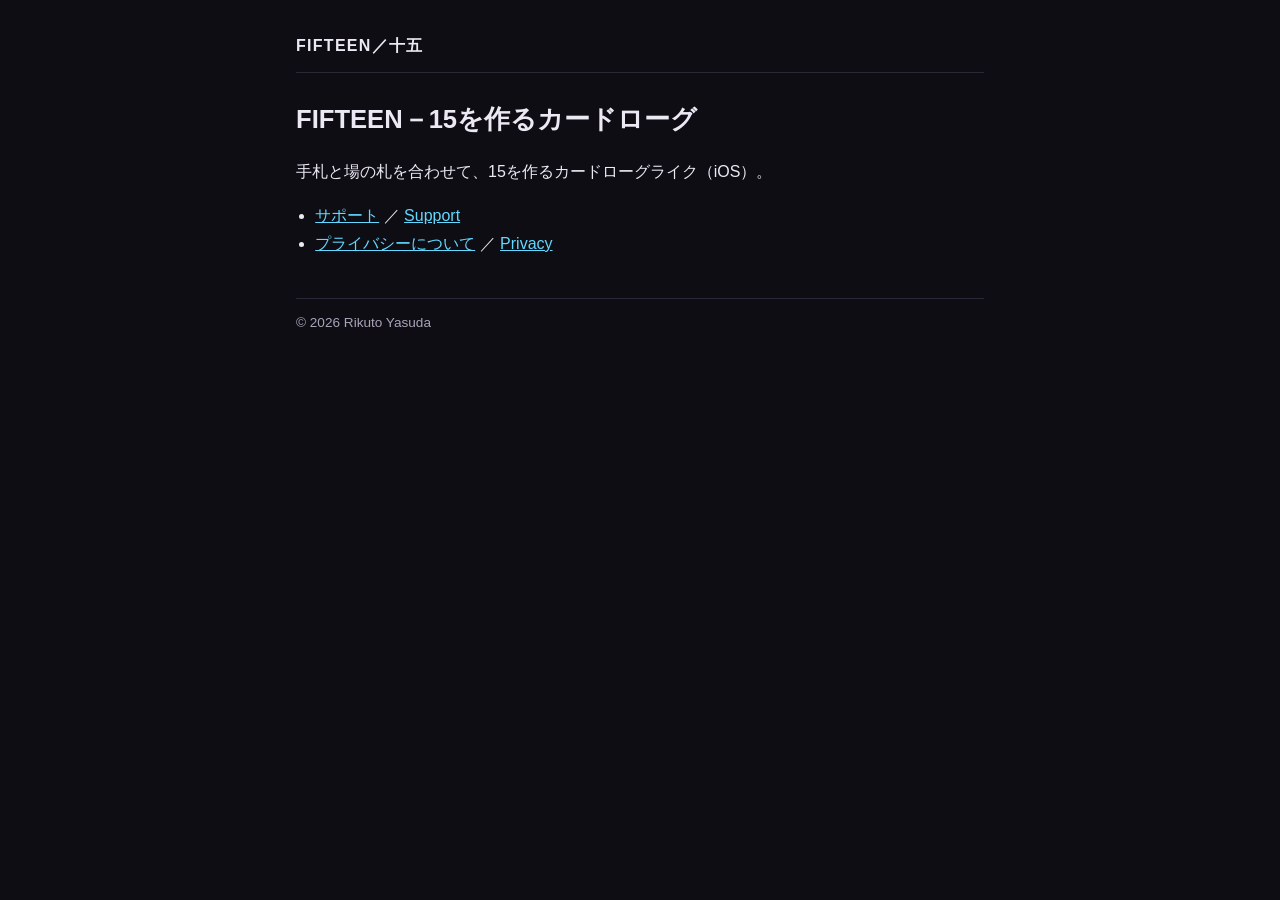
<file: index.html>
<!doctype html>
<html lang="ja">
<head>
<meta charset="utf-8">
<meta name="viewport" content="width=device-width, initial-scale=1">
<title>FIFTEEN／十五</title>
<link rel="stylesheet" href="style.css">
</head>
<body>
<main>
<header><span class="name">FIFTEEN／十五</span></header>
<h1>FIFTEEN－15を作るカードローグ</h1>
<p>手札と場の札を合わせて、15を作るカードローグライク（iOS）。</p>
<ul>
  <li><a href="support.html">サポート</a> ／ <a href="support-en.html">Support</a></li>
  <li><a href="privacy.html">プライバシーについて</a> ／ <a href="privacy-en.html">Privacy</a></li>
</ul>
<footer>© 2026 Rikuto Yasuda</footer>
</main>
</body>
</html>
</file>
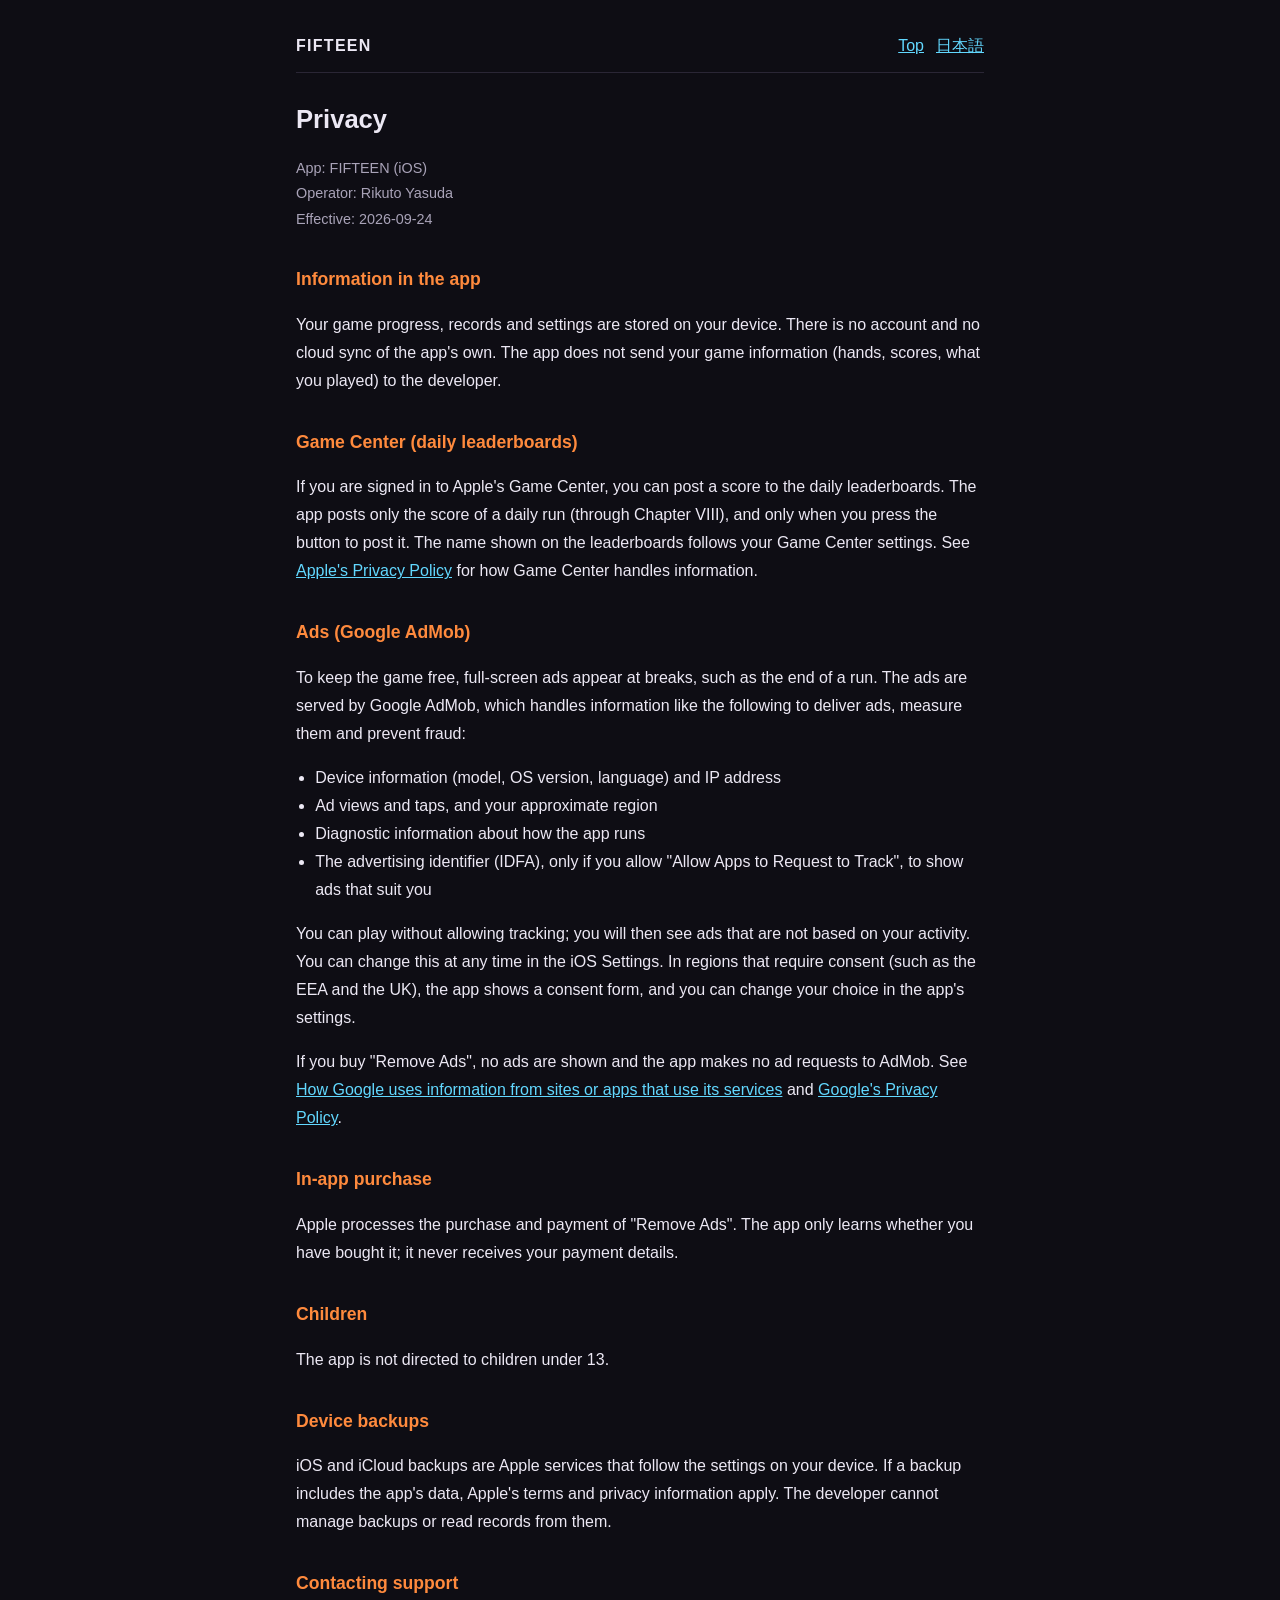
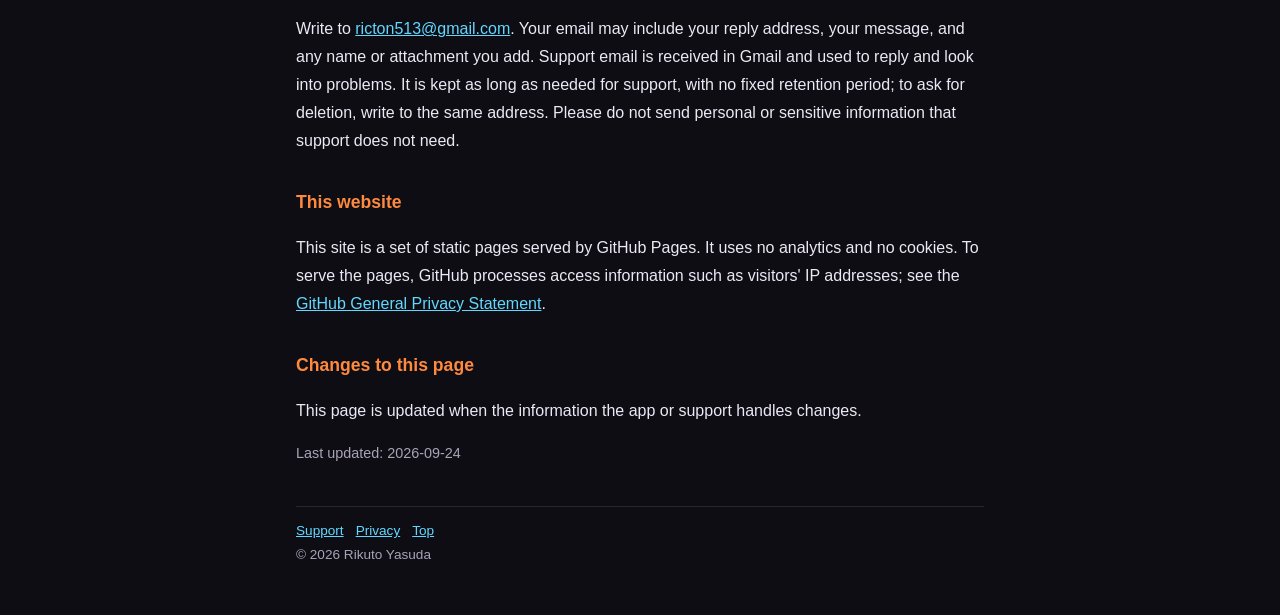
<file: privacy-en.html>
<!doctype html>
<html lang="en">
<head>
<meta charset="utf-8">
<meta name="viewport" content="width=device-width, initial-scale=1">
<title>Privacy — FIFTEEN</title>
<link rel="stylesheet" href="style.css">
</head>
<body>
<main>
<header>
  <span class="name">FIFTEEN</span>
  <nav><a href="index.html">Top</a><a href="privacy.html">日本語</a></nav>
</header>

<h1>Privacy</h1>
<p class="meta">App: FIFTEEN (iOS)<br>Operator: Rikuto Yasuda<br>Effective: 2026-09-24</p>

<h2>Information in the app</h2>
<p>Your game progress, records and settings are stored on your device. There is no account and no cloud sync of the app's own. The app does not send your game information (hands, scores, what you played) to the developer.</p>

<h2>Game Center (daily leaderboards)</h2>
<p>If you are signed in to Apple's Game Center, you can post a score to the daily leaderboards. The app posts only the score of a daily run (through Chapter VIII), and only when you press the button to post it. The name shown on the leaderboards follows your Game Center settings. See <a href="https://www.apple.com/legal/privacy/">Apple's Privacy Policy</a> for how Game Center handles information.</p>

<h2>Ads (Google AdMob)</h2>
<p>To keep the game free, full-screen ads appear at breaks, such as the end of a run. The ads are served by Google AdMob, which handles information like the following to deliver ads, measure them and prevent fraud:</p>
<ul>
  <li>Device information (model, OS version, language) and IP address</li>
  <li>Ad views and taps, and your approximate region</li>
  <li>Diagnostic information about how the app runs</li>
  <li>The advertising identifier (IDFA), only if you allow "Allow Apps to Request to Track", to show ads that suit you</li>
</ul>
<p>You can play without allowing tracking; you will then see ads that are not based on your activity. You can change this at any time in the iOS Settings. In regions that require consent (such as the EEA and the UK), the app shows a consent form, and you can change your choice in the app's settings.</p>
<p>If you buy "Remove Ads", no ads are shown and the app makes no ad requests to AdMob. See <a href="https://policies.google.com/technologies/partner-sites">How Google uses information from sites or apps that use its services</a> and <a href="https://policies.google.com/privacy">Google's Privacy Policy</a>.</p>

<h2>In-app purchase</h2>
<p>Apple processes the purchase and payment of "Remove Ads". The app only learns whether you have bought it; it never receives your payment details.</p>

<h2>Children</h2>
<p>The app is not directed to children under 13.</p>

<h2>Device backups</h2>
<p>iOS and iCloud backups are Apple services that follow the settings on your device. If a backup includes the app's data, Apple's terms and privacy information apply. The developer cannot manage backups or read records from them.</p>

<h2>Contacting support</h2>
<p>Write to <a href="mailto:ricton513@gmail.com">ricton513@gmail.com</a>. Your email may include your reply address, your message, and any name or attachment you add. Support email is received in Gmail and used to reply and look into problems. It is kept as long as needed for support, with no fixed retention period; to ask for deletion, write to the same address. Please do not send personal or sensitive information that support does not need.</p>

<h2>This website</h2>
<p>This site is a set of static pages served by GitHub Pages. It uses no analytics and no cookies. To serve the pages, GitHub processes access information such as visitors' IP addresses; see the <a href="https://docs.github.com/en/site-policy/privacy-policies/github-general-privacy-statement">GitHub General Privacy Statement</a>.</p>

<h2>Changes to this page</h2>
<p>This page is updated when the information the app or support handles changes.</p>
<p class="meta">Last updated: 2026-09-24</p>

<footer><a href="support-en.html">Support</a><a href="privacy-en.html">Privacy</a><a href="index.html">Top</a><br>© 2026 Rikuto Yasuda</footer>
</main>
</body>
</html>
</file>
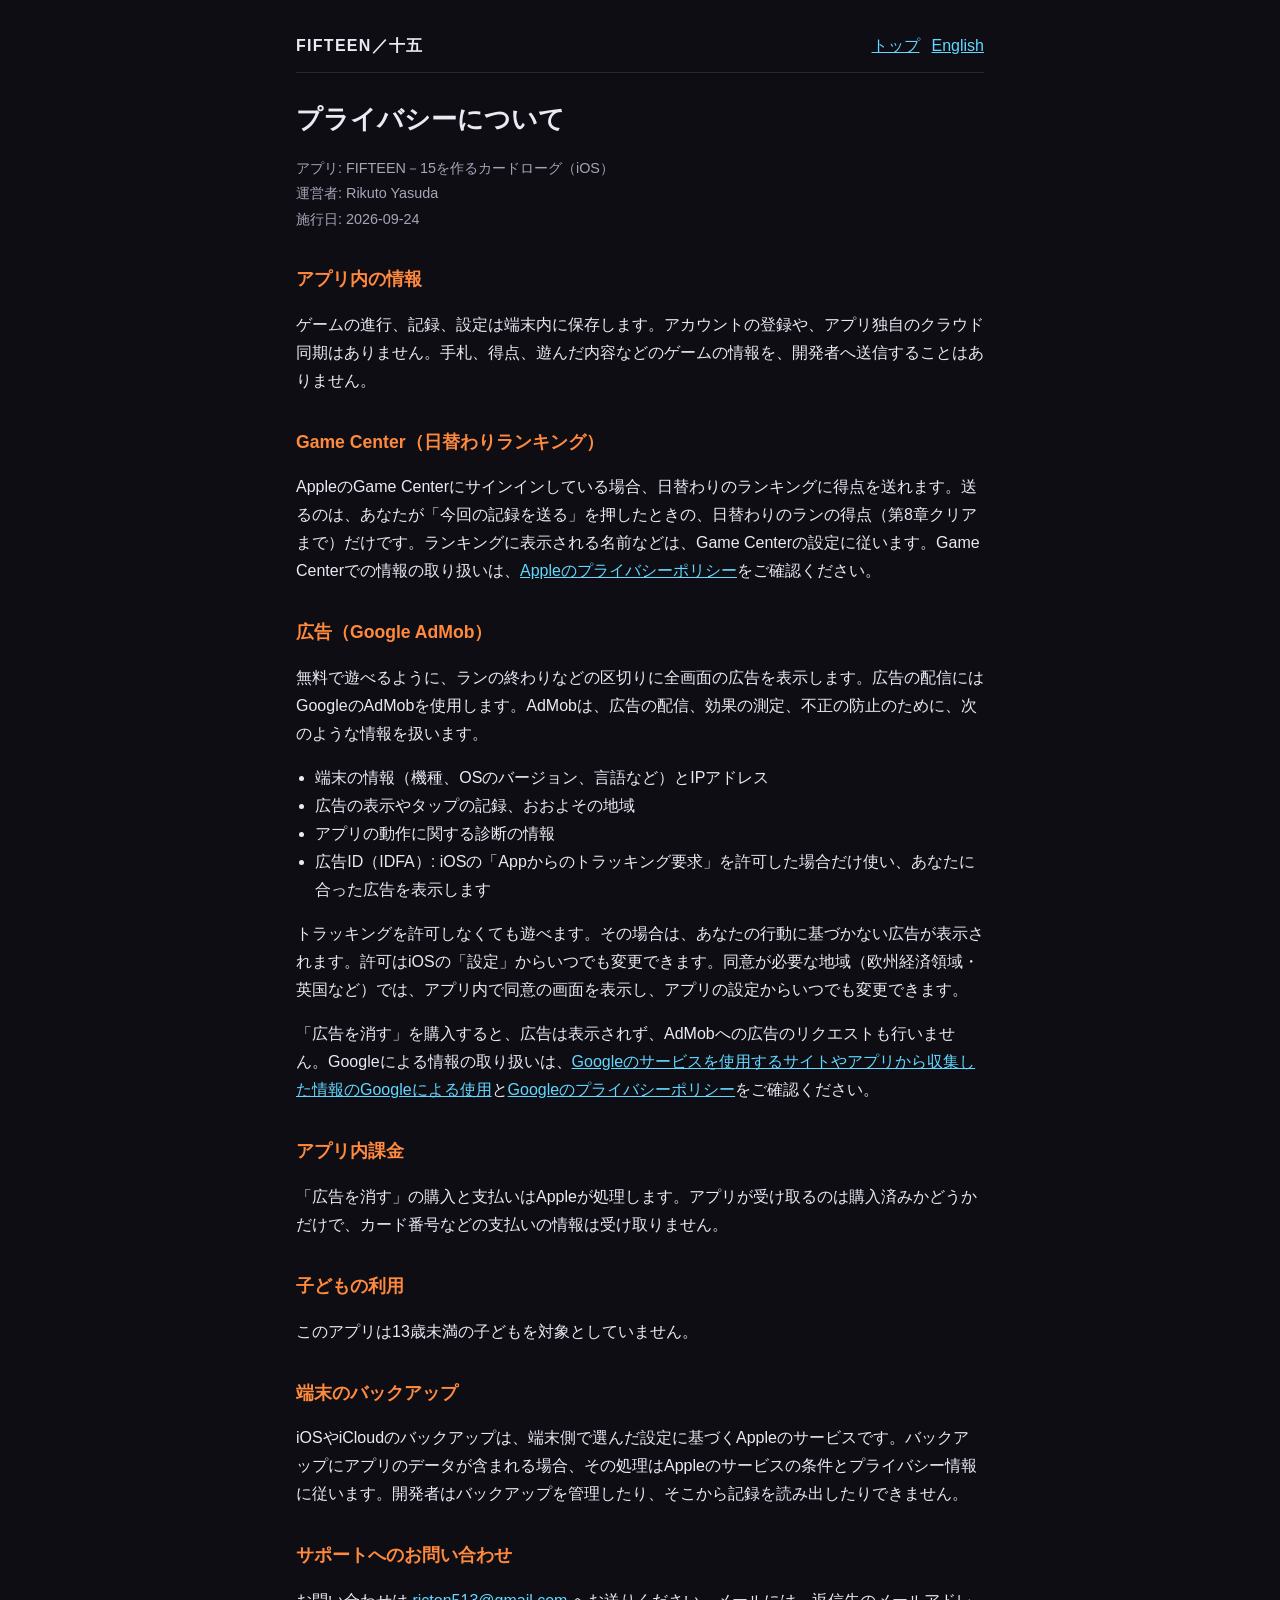
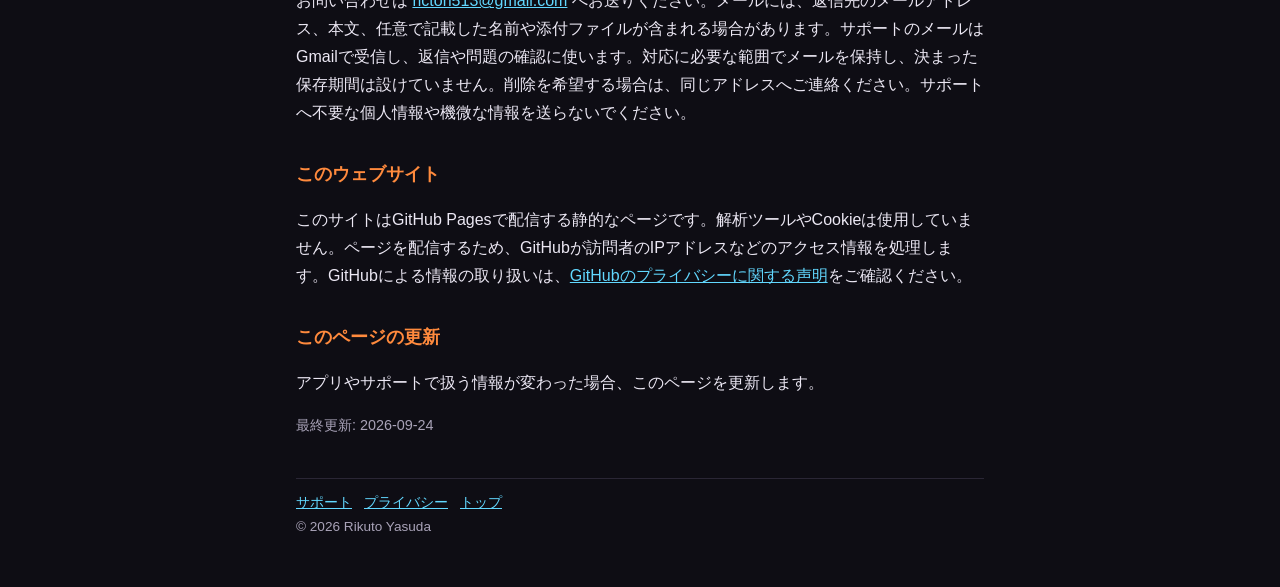
<file: privacy.html>
<!doctype html>
<html lang="ja">
<head>
<meta charset="utf-8">
<meta name="viewport" content="width=device-width, initial-scale=1">
<title>プライバシーについて — FIFTEEN</title>
<link rel="stylesheet" href="style.css">
</head>
<body>
<main>
<header>
  <span class="name">FIFTEEN／十五</span>
  <nav><a href="index.html">トップ</a><a href="privacy-en.html">English</a></nav>
</header>

<h1>プライバシーについて</h1>
<p class="meta">アプリ: FIFTEEN－15を作るカードローグ（iOS）<br>運営者: Rikuto Yasuda<br>施行日: 2026-09-24</p>

<h2>アプリ内の情報</h2>
<p>ゲームの進行、記録、設定は端末内に保存します。アカウントの登録や、アプリ独自のクラウド同期はありません。手札、得点、遊んだ内容などのゲームの情報を、開発者へ送信することはありません。</p>

<h2>Game Center（日替わりランキング）</h2>
<p>AppleのGame Centerにサインインしている場合、日替わりのランキングに得点を送れます。送るのは、あなたが「今回の記録を送る」を押したときの、日替わりのランの得点（第8章クリアまで）だけです。ランキングに表示される名前などは、Game Centerの設定に従います。Game Centerでの情報の取り扱いは、<a href="https://www.apple.com/jp/legal/privacy/">Appleのプライバシーポリシー</a>をご確認ください。</p>

<h2>広告（Google AdMob）</h2>
<p>無料で遊べるように、ランの終わりなどの区切りに全画面の広告を表示します。広告の配信にはGoogleのAdMobを使用します。AdMobは、広告の配信、効果の測定、不正の防止のために、次のような情報を扱います。</p>
<ul>
  <li>端末の情報（機種、OSのバージョン、言語など）とIPアドレス</li>
  <li>広告の表示やタップの記録、おおよその地域</li>
  <li>アプリの動作に関する診断の情報</li>
  <li>広告ID（IDFA）: iOSの「Appからのトラッキング要求」を許可した場合だけ使い、あなたに合った広告を表示します</li>
</ul>
<p>トラッキングを許可しなくても遊べます。その場合は、あなたの行動に基づかない広告が表示されます。許可はiOSの「設定」からいつでも変更できます。同意が必要な地域（欧州経済領域・英国など）では、アプリ内で同意の画面を表示し、アプリの設定からいつでも変更できます。</p>
<p>「広告を消す」を購入すると、広告は表示されず、AdMobへの広告のリクエストも行いません。Googleによる情報の取り扱いは、<a href="https://policies.google.com/technologies/partner-sites?hl=ja">Googleのサービスを使用するサイトやアプリから収集した情報のGoogleによる使用</a>と<a href="https://policies.google.com/privacy?hl=ja">Googleのプライバシーポリシー</a>をご確認ください。</p>

<h2>アプリ内課金</h2>
<p>「広告を消す」の購入と支払いはAppleが処理します。アプリが受け取るのは購入済みかどうかだけで、カード番号などの支払いの情報は受け取りません。</p>

<h2>子どもの利用</h2>
<p>このアプリは13歳未満の子どもを対象としていません。</p>

<h2>端末のバックアップ</h2>
<p>iOSやiCloudのバックアップは、端末側で選んだ設定に基づくAppleのサービスです。バックアップにアプリのデータが含まれる場合、その処理はAppleのサービスの条件とプライバシー情報に従います。開発者はバックアップを管理したり、そこから記録を読み出したりできません。</p>

<h2>サポートへのお問い合わせ</h2>
<p>お問い合わせは <a href="mailto:ricton513@gmail.com">ricton513@gmail.com</a> へお送りください。メールには、返信先のメールアドレス、本文、任意で記載した名前や添付ファイルが含まれる場合があります。サポートのメールはGmailで受信し、返信や問題の確認に使います。対応に必要な範囲でメールを保持し、決まった保存期間は設けていません。削除を希望する場合は、同じアドレスへご連絡ください。サポートへ不要な個人情報や機微な情報を送らないでください。</p>

<h2>このウェブサイト</h2>
<p>このサイトはGitHub Pagesで配信する静的なページです。解析ツールやCookieは使用していません。ページを配信するため、GitHubが訪問者のIPアドレスなどのアクセス情報を処理します。GitHubによる情報の取り扱いは、<a href="https://docs.github.com/ja/site-policy/privacy-policies/github-general-privacy-statement">GitHubのプライバシーに関する声明</a>をご確認ください。</p>

<h2>このページの更新</h2>
<p>アプリやサポートで扱う情報が変わった場合、このページを更新します。</p>
<p class="meta">最終更新: 2026-09-24</p>

<footer><a href="support.html">サポート</a><a href="privacy.html">プライバシー</a><a href="index.html">トップ</a><br>© 2026 Rikuto Yasuda</footer>
</main>
</body>
</html>
</file>
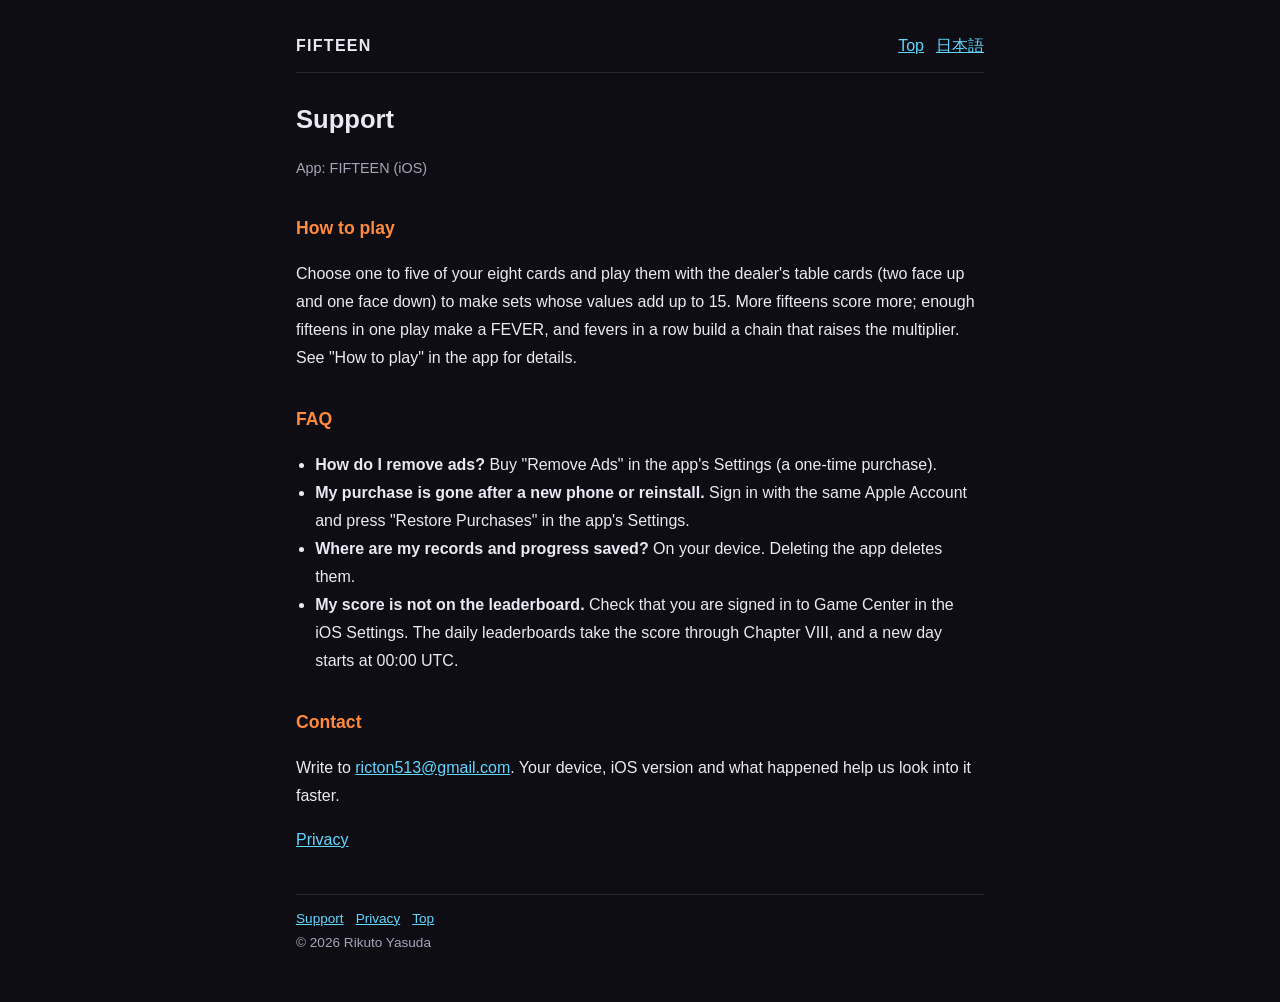
<file: support-en.html>
<!doctype html>
<html lang="en">
<head>
<meta charset="utf-8">
<meta name="viewport" content="width=device-width, initial-scale=1">
<title>Support — FIFTEEN</title>
<link rel="stylesheet" href="style.css">
</head>
<body>
<main>
<header>
  <span class="name">FIFTEEN</span>
  <nav><a href="index.html">Top</a><a href="support.html">日本語</a></nav>
</header>

<h1>Support</h1>
<p class="meta">App: FIFTEEN (iOS)</p>

<h2>How to play</h2>
<p>Choose one to five of your eight cards and play them with the dealer's table cards (two face up and one face down) to make sets whose values add up to 15. More fifteens score more; enough fifteens in one play make a FEVER, and fevers in a row build a chain that raises the multiplier. See "How to play" in the app for details.</p>

<h2>FAQ</h2>
<ul>
  <li><strong>How do I remove ads?</strong> Buy "Remove Ads" in the app's Settings (a one-time purchase).</li>
  <li><strong>My purchase is gone after a new phone or reinstall.</strong> Sign in with the same Apple Account and press "Restore Purchases" in the app's Settings.</li>
  <li><strong>Where are my records and progress saved?</strong> On your device. Deleting the app deletes them.</li>
  <li><strong>My score is not on the leaderboard.</strong> Check that you are signed in to Game Center in the iOS Settings. The daily leaderboards take the score through Chapter VIII, and a new day starts at 00:00 UTC.</li>
</ul>

<h2>Contact</h2>
<p>Write to <a href="mailto:ricton513@gmail.com">ricton513@gmail.com</a>. Your device, iOS version and what happened help us look into it faster.</p>

<p><a href="privacy-en.html">Privacy</a></p>

<footer><a href="support-en.html">Support</a><a href="privacy-en.html">Privacy</a><a href="index.html">Top</a><br>© 2026 Rikuto Yasuda</footer>
</main>
</body>
</html>
</file>
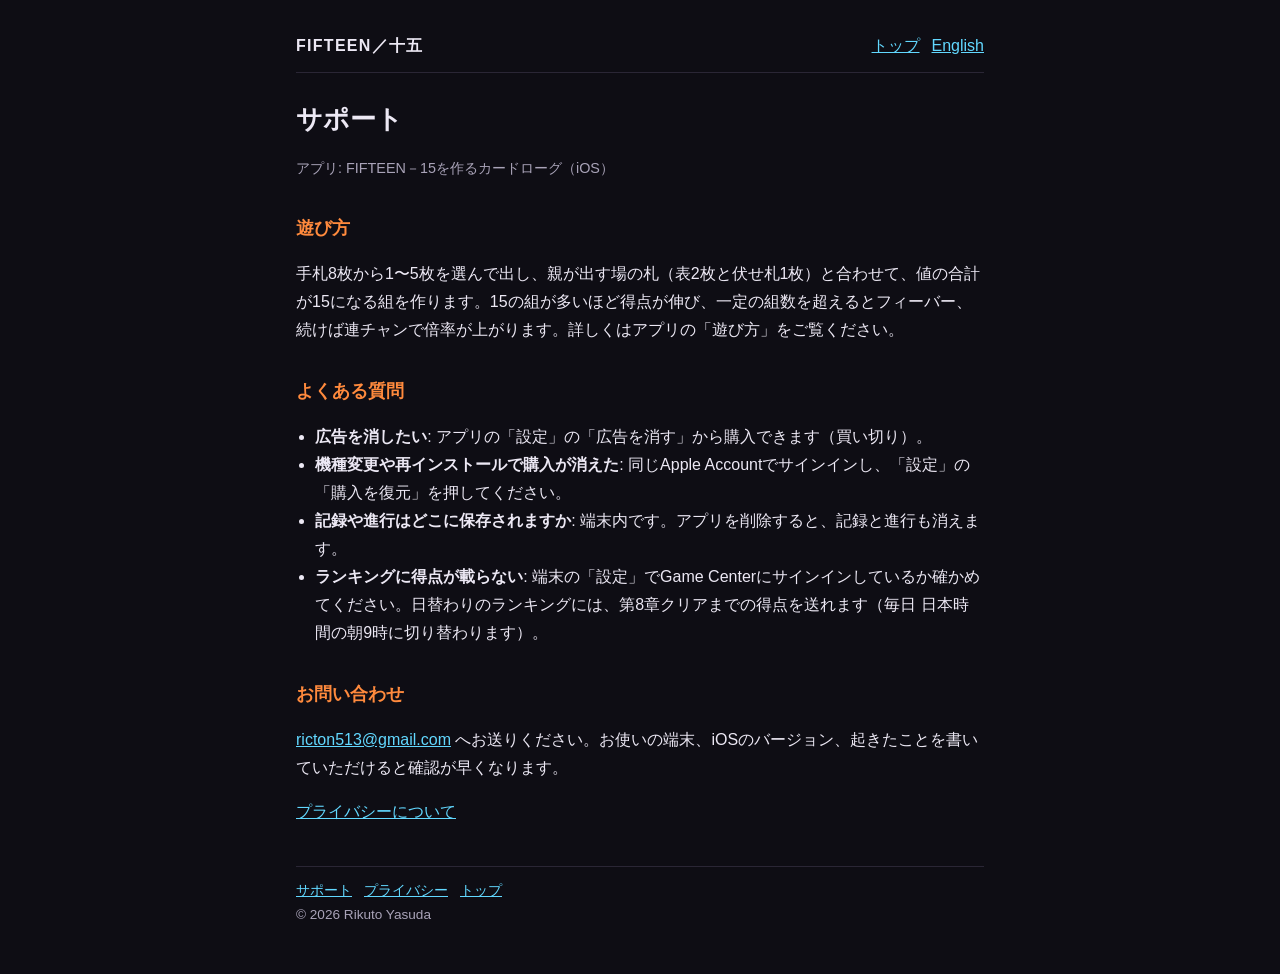
<file: support.html>
<!doctype html>
<html lang="ja">
<head>
<meta charset="utf-8">
<meta name="viewport" content="width=device-width, initial-scale=1">
<title>サポート — FIFTEEN</title>
<link rel="stylesheet" href="style.css">
</head>
<body>
<main>
<header>
  <span class="name">FIFTEEN／十五</span>
  <nav><a href="index.html">トップ</a><a href="support-en.html">English</a></nav>
</header>

<h1>サポート</h1>
<p class="meta">アプリ: FIFTEEN－15を作るカードローグ（iOS）</p>

<h2>遊び方</h2>
<p>手札8枚から1〜5枚を選んで出し、親が出す場の札（表2枚と伏せ札1枚）と合わせて、値の合計が15になる組を作ります。15の組が多いほど得点が伸び、一定の組数を超えるとフィーバー、続けば連チャンで倍率が上がります。詳しくはアプリの「遊び方」をご覧ください。</p>

<h2>よくある質問</h2>
<ul>
  <li><strong>広告を消したい</strong>: アプリの「設定」の「広告を消す」から購入できます（買い切り）。</li>
  <li><strong>機種変更や再インストールで購入が消えた</strong>: 同じApple Accountでサインインし、「設定」の「購入を復元」を押してください。</li>
  <li><strong>記録や進行はどこに保存されますか</strong>: 端末内です。アプリを削除すると、記録と進行も消えます。</li>
  <li><strong>ランキングに得点が載らない</strong>: 端末の「設定」でGame Centerにサインインしているか確かめてください。日替わりのランキングには、第8章クリアまでの得点を送れます（毎日 日本時間の朝9時に切り替わります）。</li>
</ul>

<h2>お問い合わせ</h2>
<p><a href="mailto:ricton513@gmail.com">ricton513@gmail.com</a> へお送りください。お使いの端末、iOSのバージョン、起きたことを書いていただけると確認が早くなります。</p>

<p><a href="privacy.html">プライバシーについて</a></p>

<footer><a href="support.html">サポート</a><a href="privacy.html">プライバシー</a><a href="index.html">トップ</a><br>© 2026 Rikuto Yasuda</footer>
</main>
</body>
</html>
</file>
<file: style.css>
:root{--bg:#0e0d14;--panel:#17151f;--ink:#ece8f4;--muted:#a9a3b8;--accent:#ff8a3d;--link:#62d8ff;--line:#2a2635}
*{box-sizing:border-box}
body{margin:0;background:var(--bg);color:var(--ink);font:16px/1.75 -apple-system,BlinkMacSystemFont,"Hiragino Sans","Noto Sans JP",sans-serif}
main{max-width:720px;margin:0 auto;padding:32px 16px 48px}
header{display:flex;justify-content:space-between;align-items:baseline;gap:12px;flex-wrap:wrap;border-bottom:1px solid var(--line);padding-bottom:12px;margin-bottom:24px}
header .name{font-weight:700;letter-spacing:.08em}
header nav a{margin-left:12px}
h1{font-size:1.6rem;margin:0 0 8px}
h2{font-size:1.1rem;margin:32px 0 8px;color:var(--accent)}
p,li{color:var(--ink)}
.meta{color:var(--muted);font-size:.9rem}
a{color:var(--link)}
ul{padding-left:1.2em}
footer{border-top:1px solid var(--line);margin-top:40px;padding-top:12px;color:var(--muted);font-size:.85rem}
footer a{margin-right:12px}
</file>
